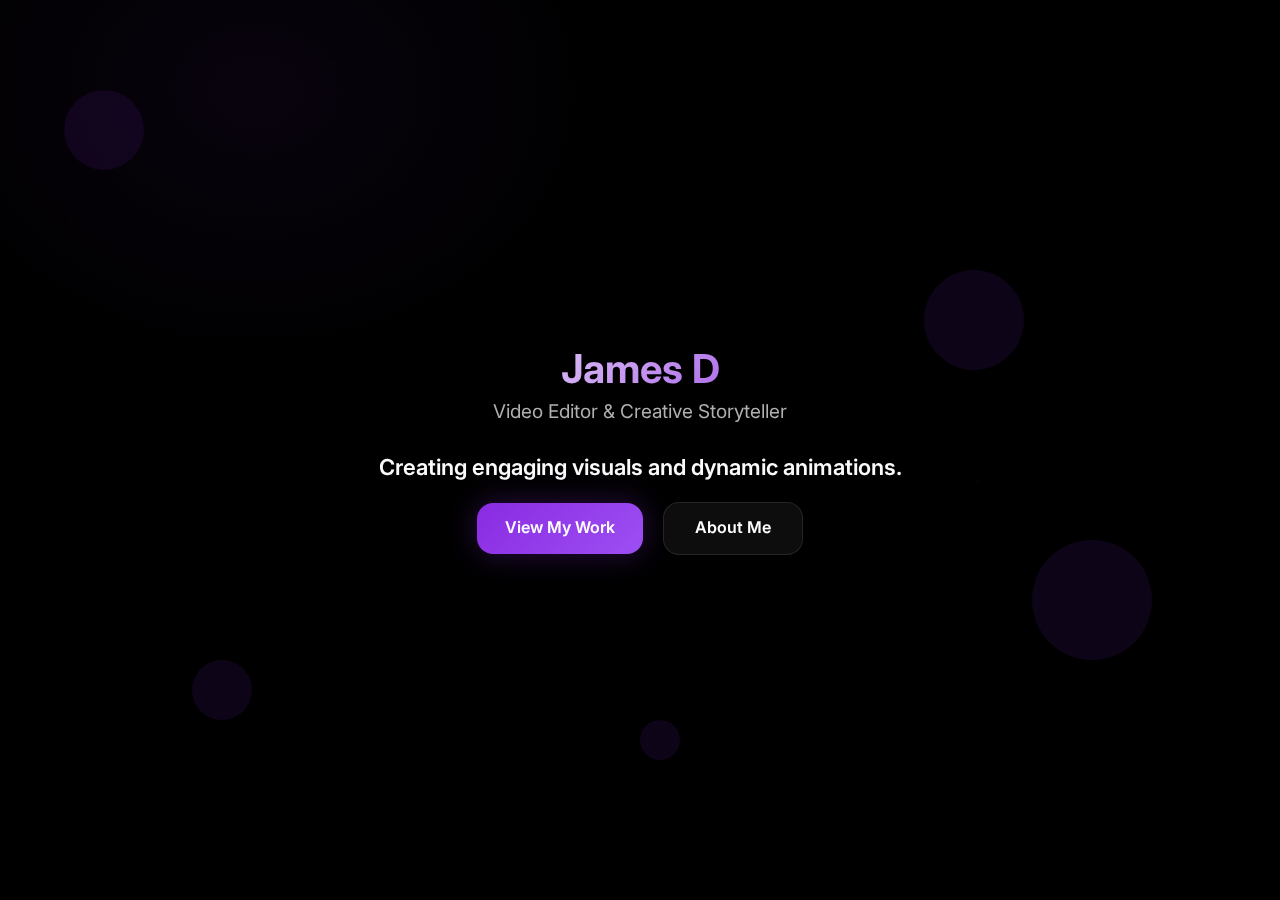
<file: index.html>
<!DOCTYPE html>
<html lang="en">
<head>
    <meta charset="UTF-8">
    <meta name="viewport" content="width=device-width, initial-scale=1.0">
    <title>My Portfolio</title>
    <link rel="icon" type="image/gif" href="assets/images/portfolio icon.gif">
    <link rel="stylesheet" href="styles.css">
    <link rel="preconnect" href="https://fonts.googleapis.com">
    <link rel="preconnect" href="https://fonts.gstatic.com" crossorigin>
    <link href="https://fonts.googleapis.com/css2?family=Inter:wght@300;400;500;600;700&display=swap" rel="stylesheet">
</head>
<body>
    <!-- Preloader -->
    <div id="preloader" aria-hidden="true">
        <div class="preloader-ring"></div>
    </div>

    <!-- Scroll Progress Indicator -->
    <div class="scroll-progress" id="scrollProgress"></div>
    
    <!-- Navigation -->
    <nav class="navbar" id="navbar">
        <div class="container">
            <div class="nav-brand">Portfolio</div>
            <ul class="nav-menu" id="navMenu">
                <li><a href="#hero" class="nav-link">Home</a></li>
                <li><a href="#about" class="nav-link">About</a></li>
                <li><a href="#skills" class="nav-link">Skills</a></li>
                <li><a href="#projects" class="nav-link">Projects</a></li>
                <li><a href="#teams" class="nav-link">Teams</a></li>
            </ul>
            <button class="theme-toggle" id="themeToggle">
                <span class="sun-icon">☀️</span>
                <span class="moon-icon">🌙</span>
            </button>
            <div class="hamburger" id="hamburger">
                <span></span>
                <span></span>
                <span></span>
            </div>
        </div>
    </nav>

    <!-- HERO SECTION -->
    <section id="hero" class="hero-section" data-parallax data-speed="0.3">
        <div class="hero-background" data-parallax data-speed="0.1">
            <div class="hero-gradient"></div>
            <div class="hero-particles">
                <div class="particle" data-speed="0.8"></div>
                <div class="particle" data-speed="1.2"></div>
                <div class="particle" data-speed="0.6"></div>
                <div class="particle" data-speed="1.0"></div>
                <div class="particle" data-speed="0.9"></div>
            </div>
        </div>
        
        <div class="hero-content">
            <div class="hero-text" data-anim="fade-slide-up">
                <h1 class="hero-title">James Dikitanan – Video Editor</h1>
                    <p class="hero-subtitle">Video Editor & Creative Storyteller</p>
                    <!-- Masked tagline for Soleil Noir inspired reveal -->
                    <div class="hero-tagline-wrap" aria-hidden="true">
                        <h2 class="hero-tagline">Creating engaging visuals and dynamic animations.</h2>
                    </div>
                <div class="hero-buttons">
                    <a href="#projects" class="cta-button primary">View My Work</a>
                    <a href="#about" class="cta-button secondary">About Me</a>
                </div>
            </div>
        </div>
    </section>
    <!-- ME SECTION removed -->
    <!-- ABOUT SECTION -->
    <section id="about" class="about-section" data-parallax data-speed="0.2">
        <div class="about-background" data-parallax data-speed="0.08">
            <div class="about-shapes">
                <div class="shape shape-1" data-speed="0.4"></div>
                <div class="shape shape-2" data-speed="0.6"></div>
                <div class="shape shape-3" data-speed="0.3"></div>
            </div>
        </div>
        
        <div class="container">
            <div class="about-content">
                <div class="about-image-container" data-anim="fade-right">
                    <img src="assets/images/pfp 2.png" alt="About James" class="about-image" data-parallax data-speed="0.25">
                    <div class="about-image-frame"></div>
                </div>
                
                <div class="about-text-container" data-anim="fade-left">
                    <h2 class="section-title">About Me</h2>
                    <p class="about-description">
                        Welcome to my portfolio! I’m James Dikitanan, a dedicated video editor bringing stories to life through compelling cuts and visuals. Scroll down to see my work and creative journey.
                    </p>
                    <div class="about-stats">
                        <div class="stat-item" data-counter="13">
                            <h3 class="stat-number">0</h3>
                            <p class="stat-label">Years Experience</p>
                        </div>
                        <div class="stat-item" data-counter="20+">
                            <h3 class="stat-number">0</h3>
                            <p class="stat-label">Projects Completed</p>
                        </div>
                    </div>
                </div>
            </div>
        </div>
    </section>

    <!-- PROJECTS SECTION -->
    <section id="projects" class="projects-section" data-parallax data-speed="0.12">
        <div class="container">
            <h2 class="section-title" data-anim="fade-up">Featured Projects</h2>
            
            <div class="projects-grid" id="projectsGrid">
                <!-- Projects will be dynamically loaded here -->
            </div>
        </div>
    </section>

    <!-- TEAMS SECTION -->
    <section id="teams" class="teams-section" data-parallax data-speed="0.08">
        <div class="container">
            <h2 class="section-title" data-anim="fade-up">Teams I've Worked With</h2>
            
            <div class="teams-grid" id="teamsGrid">
                <!-- Teams will be dynamically loaded here using the unified project/team card system -->
            </div>
        </div>
    </section>

  <!-- SKILLS SECTION -->
    <section id="skills" class="skills-section" data-parallax data-speed="0.15">
        <div class="container">
            <h2 class="section-title" data-anim="fade-up">Skills & Expertise</h2>
            
            <div class="skills-grid">
                <div class="skill-card" data-anim="zoom-in" data-delay="0">
                    <div class="skill-icon" data-parallax data-speed="0.3"><img src="assets/images/pr logo.png" alt="Premiere Pro" class="skill-icon-img"></div>
                    <h3 class="skill-name">Adobe Premiere Pro</h3>
                    
                    <p class="skill-description">8 years of professional editing experience</p>
                </div>
                
                <div class="skill-card" data-anim="zoom-in" data-delay="1">
                    <div class="skill-icon" data-parallax data-speed="0.4"><img src="assets/images/ae logo.png" alt="After Effects" class="skill-icon-img"></div>
                    <h3 class="skill-name">After Effects</h3>
                    
                    <p class="skill-description">4 months of dedicated learning and practice</p>
                </div>

                <div class="skill-card" data-anim="zoom-in" data-delay="1">
                    <div class="skill-icon" data-parallax data-speed="0.4"><img src="assets/images/capcut logo.png" alt="After Effects" class="skill-icon-img"></div>
                    <h3 class="skill-name">Capcut</h3>
                    
                    <p class="skill-description">Built and grew a TikTok to 350k followers using CapCut as the primary editing tool.</p>
                </div>
                
                
                <div class="skill-card" data-anim="zoom-in" data-delay="10">
                    <div class="skill-icon" data-parallax data-speed="0.5">📖</div>
                    <h3 class="skill-name">Storytelling</h3>
                    
                    <p class="skill-description">Strong narrative sequencing and pacing skills</p>
                </div>
                
                <div class="skill-card" data-anim="zoom-in" data-delay="300">
                    <div class="skill-icon" data-parallax data-speed="0.6">🎨</div>
                    <h3 class="skill-name">UI/UX Design</h3>
                    
                    <p class="skill-description">Currently learning design principles and tools</p>
                </div>
            </div>
        </div>
    </section>

    <!-- SOCIAL SECTION removed -->


    <!-- FOOTER -->
    <footer class="footer">
        <div class="container">
            <div class="footer-content">
                <div class="footer-section">
                    <h3 class="footer-title">James Dikitanan</h3>
                    <p class="footer-description">Video Editor</p>
                </div>
                
                <div class="footer-section">
                    <h4 class="footer-heading">Quick Links</h4>
                    <ul class="footer-links">
                        <li><a href="#hero">Home</a></li>
                        <li><a href="#about">About</a></li>
                        <li><a href="#projects">Projects</a></li>
                        <li><a href="#contact">Contact</a></li>
                    </ul>
                </div>
                
                <div class="footer-section">
                    <h4 class="footer-heading">Connect</h4>
                    <div class="footer-social">
                        <a href="https://www.instagram.com/james_stephs" target="_blank" rel="noopener" aria-label="Instagram">
                            <svg viewBox="0 0 24 24" aria-hidden="true" focusable="false">
                                <rect x="2" y="2" width="20" height="20" rx="5" ry="5" stroke="currentColor" stroke-width="2" fill="none"/>
                                <circle cx="12" cy="12" r="4" stroke="currentColor" stroke-width="2" fill="none"/>
                                <circle cx="17.5" cy="6.5" r="1.5" fill="currentColor"/>
                            </svg>
                        </a>
                        <a href="https://github.com/jamesdikitanan0607" target="_blank" rel="noopener" aria-label="GitHub">
                            <svg viewBox="0 0 24 24" aria-hidden="true" focusable="false">
                                <path fill="currentColor" d="M12 2C6.48 2 2 6.58 2 12.26c0 4.52 2.87 8.35 6.84 9.7.5.09.68-.22.68-.49 0-.24-.01-.87-.01-1.71-2.78.62-3.37-1.37-3.37-1.37-.45-1.18-1.1-1.49-1.1-1.49-.9-.63.07-.62.07-.62 1 .07 1.53 1.06 1.53 1.06.89 1.57 2.34 1.12 2.91.86.09-.66.35-1.12.64-1.38-2.22-.26-4.56-1.14-4.56-5.08 0-1.12.39-2.03 1.03-2.75-.1-.26-.45-1.31.1-2.73 0 0 .85-.28 2.79 1.05.81-.23 1.68-.35 2.55-.35s1.74.12 2.55.35c1.94-1.33 2.79-1.05 2.79-1.05.55 1.42.2 2.47.1 2.73.64.72 1.03 1.63 1.03 2.75 0 3.95-2.34 4.81-4.57 5.07.36.32.68.95.68 1.92 0 1.39-.01 2.5-.01 2.84 0 .27.18.59.69.49A10.04 10.04 0 0 0 22 12.26C22 6.58 17.52 2 12 2Z"/>
                            </svg>
                        </a>
                    </div>
                </div>
            </div>
            
            <div class="footer-bottom">
                <p>&copy; James Dikitanan. All rights reserved.</p>
            </div>
        </div>
    </footer>

    <!-- Video Modal -->
    <div class="video-modal" id="videoModal">
        <div class="modal-overlay" id="modalOverlay"></div>
        <div class="modal-content">
            <button class="modal-close" id="modalClose">×</button>
            <div class="modal-body">
                <h3 class="modal-title" id="modalTitle"></h3>
                <div class="modal-video-container">
                    <video id="modalVideo" controls></video>
                </div>
                <p class="modal-description" id="modalDescription"></p>
            </div>
        </div>
    </div>

    <script src="script.js"></script>
</body>
</html>
</file>
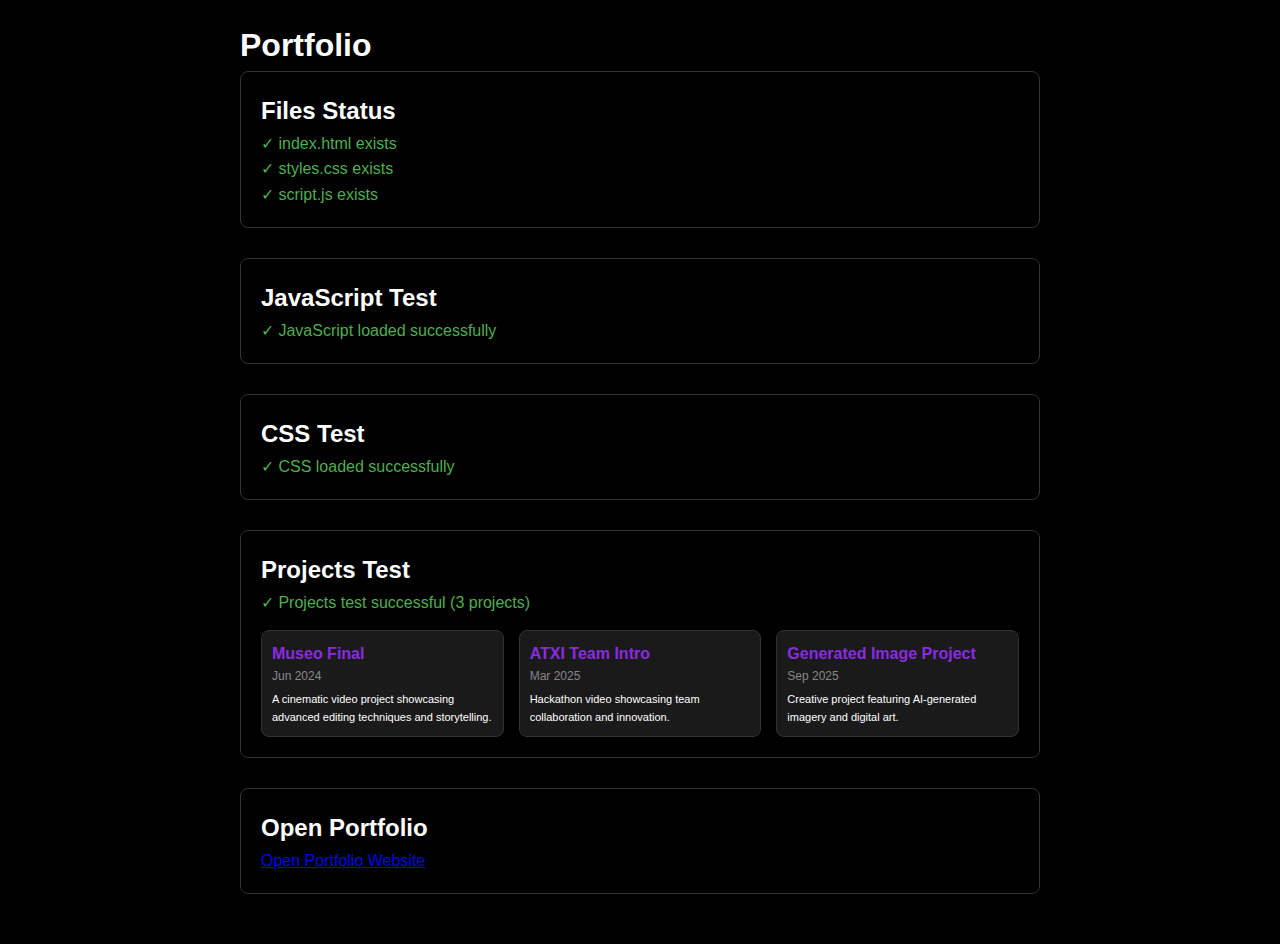
<file: test.html>
<!DOCTYPE html>
<html lang="en">
<head>
    <meta charset="UTF-8">
    <meta name="viewport" content="width=device-width, initial-scale=1.0">
    <title>Portfolio Test</title>
    <style>
        body {
            font-family: Arial, sans-serif;
            margin: 0;
            padding: 20px;
            background: #000;
            color: #fff;
        }
        .test-container {
            max-width: 800px;
            margin: 0 auto;
        }
        .test-section {
            margin-bottom: 30px;
            padding: 20px;
            border: 1px solid #333;
            border-radius: 8px;
        }
        .success {
            color: #4CAF50;
        }
        .error {
            color: #f44336;
        }
        .info {
            color: #2196F3;
        }
    </style>
</head>
<body>
    <div class="test-container">
        <h1>Portfolio</h1>
        
        <div class="test-section">
            <h2>Files Status</h2>
            <p id="files-status">Checking files...</p>
        </div>
        
        <div class="test-section">
            <h2>JavaScript Test</h2>
            <p id="js-test">Testing JavaScript...</p>
        </div>
        
        <div class="test-section">
            <h2>CSS Test</h2>
            <p id="css-test">Testing CSS...</p>
        </div>
        
        <div class="test-section">
            <h2>Projects Test</h2>
            <p id="projects-test">Testing Projects...</p>
            <div id="test-projects-grid" style="display: grid; grid-template-columns: repeat(auto-fit, minmax(200px, 1fr)); gap: 15px; margin-top: 15px;"></div>
        </div>
        
        <div class="test-section">
            <h2>Open Portfolio</h2>
            <p><a href="index.html" target="_blank">Open Portfolio Website</a></p>
        </div>
    </div>

    <script>
        // Test if files exist
        function testFiles() {
            const files = ['index.html', 'styles.css', 'script.js'];
            const results = [];
            
            files.forEach(file => {
                try {
                    const xhr = new XMLHttpRequest();
                    xhr.open('HEAD', file, false);
                    xhr.send();
                    if (xhr.status === 200) {
                        results.push(`<span class="success">✓ ${file} exists</span>`);
                    } else {
                        results.push(`<span class="error">✗ ${file} missing</span>`);
                    }
                } catch (e) {
                    results.push(`<span class="error">✗ ${file} error: ${e.message}</span>`);
                }
            });
            
            document.getElementById('files-status').innerHTML = results.join('<br>');
        }
        
        // Test JavaScript
        function testJavaScript() {
            try {
                // Test if main script loads
                const script = document.createElement('script');
                script.src = 'script.js';
                script.onload = function() {
                    document.getElementById('js-test').innerHTML = '<span class="success">✓ JavaScript loaded successfully</span>';
                };
                script.onerror = function() {
                    document.getElementById('js-test').innerHTML = '<span class="error">✗ JavaScript failed to load</span>';
                };
                document.head.appendChild(script);
            } catch (e) {
                document.getElementById('js-test').innerHTML = `<span class="error">✗ JavaScript error: ${e.message}</span>`;
            }
        }
        
        // Test CSS
        function testCSS() {
            try {
                const link = document.createElement('link');
                link.rel = 'stylesheet';
                link.href = 'styles.css';
                link.onload = function() {
                    document.getElementById('css-test').innerHTML = '<span class="success">✓ CSS loaded successfully</span>';
                };
                link.onerror = function() {
                    document.getElementById('css-test').innerHTML = '<span class="error">✗ CSS failed to load</span>';
                };
                document.head.appendChild(link);
            } catch (e) {
                document.getElementById('css-test').innerHTML = `<span class="error">✗ CSS error: ${e.message}</span>`;
            }
        }
        
        // Test Projects
        function testProjects() {
            try {
                const testProjects = [
                    {
                        title: 'Museo Final',
                        date: 'Jun 2024',
                        image: 'assets/images/Museo Final.mp4',
                        thumbnail: 'assets/images/museo cover.png',
                        description: 'A cinematic video project showcasing advanced editing techniques and storytelling.'
                    },
                    {
                        title: 'ATXI Team Intro',
                        date: 'Mar 2025',
                        image: 'assets/images/videos/hackathon v2.mp4',
                        thumbnail: 'assets/images/logo atxi.jpg',
                        description: 'Hackathon video showcasing team collaboration and innovation.'
                    },
                    {
                        title: 'Generated Image Project',
                        date: 'Sep 2025',
                        image: 'assets/images/Generated Image September 26, 2025 - 12_46AM.png',
                        thumbnail: 'assets/images/Generated Image September 26, 2025 - 12_46AM.png',
                        description: 'Creative project featuring AI-generated imagery and digital art.'
                    }
                ];
                
                const testGrid = document.getElementById('test-projects-grid');
                testGrid.innerHTML = '';
                
                testProjects.forEach((project, index) => {
                    const projectCard = document.createElement('div');
                    projectCard.style.cssText = 'border: 1px solid #333; border-radius: 8px; padding: 10px; background: rgba(255,255,255,0.1);';
                    projectCard.innerHTML = `
                        <div style="font-weight: bold; color: var(--violet, #8A2BE2);">${project.title}</div>
                        <div style="font-size: 12px; color: #888;">${project.date}</div>
                        <div style="font-size: 11px; margin-top: 5px;">${project.description}</div>
                    `;
                    testGrid.appendChild(projectCard);
                });
                
                document.getElementById('projects-test').innerHTML = `<span class="success">✓ Projects test successful (${testProjects.length} projects)</span>`;
            } catch (e) {
                document.getElementById('projects-test').innerHTML = `<span class="error">✗ Projects test error: ${e.message}</span>`;
            }
        }
        
        // Run tests when page loads
        window.addEventListener('load', function() {
            testFiles();
            testJavaScript();
            testCSS();
            testProjects();
        });
    </script>
</body>
</html>
</file>
<file: styles.css>
/* CSS Variables & Theme Setup */
:root {
    /* Colors */
    --bg-primary: #000000;
    --bg-secondary: #000000;
    --bg-tertiary: #000000;
    --bg-glass: rgba(255, 255, 255, 0.03);
    --text-primary: #ffffff;
    --text-secondary: #b0b0b0;
    --text-muted: #808080;
    --accent: #8A2BE2;
    --accent-light: #9d4ff3;
    --accent-dark: #6b1fcc;
    --accent-glow: rgba(138, 43, 226, 0.3);
    
    /* Glass Effects */
    --glass-bg: rgba(255, 255, 255, 0.05);
    --glass-border: rgba(255, 255, 255, 0.1);
    --glass-shadow: 0 8px 32px rgba(0, 0, 0, 0.3);
    --glass-blur: blur(20px);
    
    /* Shadows */
    --shadow-sm: 0 4px 12px rgba(0, 0, 0, 0.1);
    --shadow-md: 0 8px 24px rgba(0, 0, 0, 0.15);
    --shadow-lg: 0 16px 48px rgba(0, 0, 0, 0.2);
    --shadow-glow: 0 0 30px rgba(138, 43, 226, 0.3);
    
    /* Transitions */
    --transition-fast: all 0.18s cubic-bezier(0.4, 0, 0.2, 1);
    --transition-smooth: all 0.28s cubic-bezier(0.22, 0.12, 0.05, 1);
    --transition-bounce: all 0.45s cubic-bezier(0.68, -0.55, 0.265, 1.55);
    
    /* Typography */
    --font-primary: 'Inter', sans-serif;
    --font-size-xs: 0.85rem;
    --font-size-sm: 0.98rem;
    --font-size-base: 1.0625rem; /* 17px */
    --font-size-lg: 1.1875rem; /* 19px */
    --font-size-xl: 1.375rem; /* 22px */
    --font-size-2xl: 1.75rem; /* 28px */
    --font-size-3xl: 2.5rem; /* 40px */
    --font-size-4xl: 3.2rem; /* 51px */

    /* Spacing */
    --spacing-xs: 0.4rem;
    --spacing-sm: 0.8rem;
    --spacing-md: 1.25rem;
    --spacing-lg: 1.75rem;
    --spacing-xl: 2.5rem;
    --spacing-2xl: 3.5rem;

    /* Border Radius */
    --radius-sm: 8px;
    --radius-md: 12px;
    --radius-lg: 16px;
    --radius-xl: 24px;
    --radius-full: 50%;
}

/* Collaboration Section */
.collab-section {
    padding: var(--spacing-2xl) 0;
    position: relative;
    background: var(--bg-secondary);
    overflow: hidden;
}

.collab-card {
    border-radius: var(--radius-xl);
    padding: var(--spacing-xl);
    border: 1px solid var(--glass-border);
    box-shadow: var(--shadow-md);
}

.collab-content {
    display: flex;
    align-items: center;
    justify-content: space-between;
    gap: var(--spacing-xl);
    flex-wrap: wrap;
}

.collab-team {
    font-size: var(--font-size-xl);
    font-weight: 600;
    color: var(--text-primary);
}

.collab-team span { color: var(--accent); }

.collab-website a {
    color: var(--accent);
    text-decoration: none;
    border-bottom: 1px dashed var(--accent);
    transition: var(--transition-smooth);
}

.collab-website a:hover {
    color: var(--accent-light);
    border-bottom-color: var(--accent-light);
}

.collab-note p { color: var(--text-secondary); }

@media (max-width: 768px) {
    .collab-content {
        flex-direction: column;
        align-items: flex-start;
    }
}

/* Light Theme */
[data-theme="light"] {
    --bg-primary: #f8f9fa;
    --bg-secondary: #ffffff;
    --bg-tertiary: #e9ecef;
    --bg-glass: rgba(0, 0, 0, 0.03);
    --text-primary: #212529;
    --text-secondary: #6c757d;
    --text-muted: #adb5bd;
    --glass-bg: rgba(0, 0, 0, 0.05);
    --glass-border: rgba(0, 0, 0, 0.1);
    --glass-shadow: 0 8px 32px rgba(0, 0, 0, 0.1);
}

/* Global Reset & Base Styles */
* {
    margin: 0;
    padding: 0;
    box-sizing: border-box;
}

html {
    scroll-behavior: smooth;
    font-size: 16px;
    overflow-x: hidden;
}

body {
    font-family: var(--font-primary);
    /* Base page background: solid to let section-level backgrounds show through */
    background: var(--bg-primary);
    color: var(--text-primary);
    line-height: 1.6;
    overflow-x: hidden;
    transition: var(--transition-smooth);
}

/* Scroll Progress Indicator */
.scroll-progress {
    position: fixed;
    top: 0;
    left: 0;
    width: 0%;
    height: 3px;
    background: linear-gradient(90deg, var(--accent) 0%, var(--accent-light) 100%);
    z-index: 9999;
    transition: width 0.1s ease;
    box-shadow: 0 0 10px var(--accent-glow);
}

/* Container */
.container {
    max-width: 1200px;
    margin: 0 auto;
    padding: 0 var(--spacing-lg);
}

/* Glass Effect Base */
.glass {
    background: var(--glass-bg);
    backdrop-filter: var(--glass-blur);
    -webkit-backdrop-filter: var(--glass-blur);
    border: 1px solid var(--glass-border);
    box-shadow: var(--glass-shadow);
}

/* Navigation */
.navbar {
    position: fixed;
    top: 0;
    left: 0;
    right: 0;
    z-index: 1000;
    background: var(--glass-bg);
    backdrop-filter: var(--glass-blur);
    -webkit-backdrop-filter: var(--glass-blur);
    border-bottom: 1px solid var(--glass-border);
    transition: var(--transition-smooth);
    transform: translateY(0);
}

.navbar.hidden {
    transform: translateY(-100%);
}

.navbar .container {
    display: flex;
    justify-content: space-between;
    align-items: center;
    padding: var(--spacing-md) var(--spacing-lg);
}

.nav-brand {
    font-size: var(--font-size-xl);
    font-weight: 700;
    color: var(--accent);
    text-shadow: 0 0 20px var(--accent-glow);
    text-decoration: none;
}

.nav-menu {
    display: flex;
    list-style: none;
    gap: var(--spacing-lg);
    align-items: center;
}

.nav-link {
    color: var(--text-primary);
    text-decoration: none;
    font-weight: 500;
    transition: var(--transition-smooth);
    position: relative;
    padding: var(--spacing-xs) 0;
}

.nav-link::after {
    content: '';
    position: absolute;
    bottom: 0;
    left: 0;
    width: 0;
    height: 2px;
    background: linear-gradient(90deg, var(--accent) 0%, var(--accent-light) 100%);
    transition: width 0.3s ease;
}

.nav-link:hover::after {
    width: 100%;
}

.nav-link:hover {
    color: var(--accent);
}

/* Theme Toggle */
.theme-toggle {
    background: var(--glass-bg);
    border: 1px solid var(--glass-border);
    border-radius: var(--radius-full);
    cursor: pointer;
    padding: var(--spacing-xs);
    transition: var(--transition-smooth);
    display: flex;
    align-items: center;
    justify-content: center;
    width: 40px;
    height: 40px;
}

.theme-toggle:hover {
    background: var(--accent);
    border-color: var(--accent);
    transform: scale(1.1);
    box-shadow: var(--shadow-glow);
}

.sun-icon, .moon-icon {
    font-size: var(--font-size-lg);
    transition: var(--transition-smooth);
}

[data-theme="light"] .sun-icon {
    display: none;
}

[data-theme="light"] .moon-icon {
    display: block;
}

[data-theme="dark"] .sun-icon {
    display: block;
}

[data-theme="dark"] .moon-icon {
    display: none;
}

/* Hamburger Menu */
.hamburger {
    display: none;
    flex-direction: column;
    cursor: pointer;
    gap: 4px;
}

.hamburger span {
    width: 25px;
    height: 3px;
    background: var(--text-primary);
    transition: var(--transition-smooth);
    border-radius: 2px;
}

.hamburger.active span:nth-child(1) {
    transform: rotate(45deg) translate(5px, 5px);
}

.hamburger.active span:nth-child(2) {
    opacity: 0;
}

.hamburger.active span:nth-child(3) {
    transform: rotate(-45deg) translate(7px, -6px);
}

/* Hero Section */
.hero-section {
    /* Make hero section span full viewport so decorative background covers the entire section */
    min-height: 100vh;
    display: flex;
    align-items: center;
    justify-content: center;
    position: relative;
    overflow: hidden;
}

/* --- Micro-interactions: Soleil Noir inspired --- */

/* Preloader */
#preloader {
    position: fixed;
    inset: 0;
    display: flex;
    align-items: center;
    justify-content: center;
    background: #050405;
    z-index: 20000;
}

.preloader-ring {
    width: 64px;
    height: 64px;
    border-radius: 50%;
    border: 3px solid rgba(255,255,255,0.06);
    border-top-color: rgba(255,255,255,0.14);
    animation: preloaderSpin 1s linear infinite;
    box-shadow: 0 0 30px rgba(0,0,0,0.6);
}

@keyframes preloaderSpin { to { transform: rotate(360deg); } }

/* Hero masked tagline */
.hero-tagline-wrap {
    margin-top: var(--spacing-md);
    overflow: hidden;
    max-width: 100%;
}

.hero-tagline {
    color: rgba(255,255,255,0.98);
    font-size: var(--font-size-xl);
    font-weight: 600;
    transform: translateY(12px);
    opacity: 0;
    transition: transform 0.9s cubic-bezier(0.22,0.12,0.05,1), opacity 0.9s ease;
    will-change: transform, opacity;
    /* remove mask to ensure sharp text rendering; reveal handled with transform/opacity */
    -webkit-mask-image: none !important;
    mask-image: none !important;
    text-shadow: 0 1px 0 rgba(0,0,0,0.35);
    -webkit-font-smoothing: antialiased;
    -moz-osx-font-smoothing: grayscale;
}

.hero-tagline.revealed {
    transform: translateY(0);
    opacity: 1;
}

/* Ambient particle dust (subtle) */
.ambient-dust {
    position: absolute;
    inset: 0;
    pointer-events: none;
    z-index: 3;
    mix-blend-mode: screen;
    opacity: 0.06;
}

/* Project hover overlay (gentle reveal) */
.project-thumbnail .hover-title {
    position: absolute;
    left: 0;
    right: 0;
    bottom: 12px;
    transform: translateY(10px);
    opacity: 0;
    padding: 0 var(--spacing-lg);
    color: white;
    font-weight: 600;
    transition: transform 0.45s cubic-bezier(0.22,0.12,0.05,1), opacity 0.45s ease;
    z-index: 5;
}

.project-card:hover .hover-title {
    transform: translateY(0);
    opacity: 1;
}

/* Subtle overlay tint on hover */
.project-thumbnail::before {
    content: '';
    position: absolute;
    inset: 0;
    background: linear-gradient(180deg, rgba(138,43,226,0.06), rgba(0,0,0,0.45));
    opacity: 0;
    transition: opacity 0.45s ease;
    z-index: 2;
}

.project-card:hover .project-thumbnail::before {
    opacity: 1;
}

/* Custom cursor */
#customCursor {
    position: fixed;
    pointer-events: none;
    width: 18px;
    height: 18px;
    border-radius: 50%;
    border: 2px solid rgba(255,255,255,0.12);
    transform: translate(-50%, -50%) scale(1);
    transition: transform 0.18s cubic-bezier(0.22,0.12,0.05,1), background 0.18s;
    z-index: 99999;
    mix-blend-mode: difference;
    backdrop-filter: blur(2px);
}

/* Cursor when hovering interactive elements */
.is-hovering-link #customCursor {
    transform: translate(-50%, -50%) scale(1.8);
    border-color: rgba(138,43,226,0.9);
    background: rgba(138,43,226,0.06);
}

/* Section entrance mask / overlay */
.section-mask-enter {
    position: absolute;
    inset: 0;
    background: linear-gradient(90deg, rgba(0,0,0,0.6), transparent);
    transform: translateX(-100%);
    transition: transform 0.9s cubic-bezier(0.22,0.12,0.05,1);
    z-index: 8;
}

.section.entered .section-mask-enter { transform: translateX(0%); }

/* Reduced motion preference */
@media (prefers-reduced-motion: reduce) {
    * { transition: none !important; animation: none !important; }
    #preloader { display: none !important; }
    #customCursor { display: none !important; }
}

/* Welcome-only hero initial state: show only hero until first scroll */
body.hero-only:not(.hero-expanded) {
    overflow: hidden;
}

body.hero-only .navbar,
body.hero-only .footer,
body.hero-only #about,
body.hero-only #projects,
body.hero-only #teams,
body.hero-only #skills,
body.hero-only #social {
    display: none;
}

/* ME SECTION removed */

.hero-background {
    position: absolute;
    top: 0;
    left: 0;
    right: 0;
    bottom: 0;
    z-index: 1;
}

.hero-gradient {
    /* removed decorative gradients to keep background uniform black */
    position: absolute;
    top: 0;
    left: 0;
    right: 0;
    bottom: 0;
    background: none;
}

@keyframes gradientShift {
    0%, 100% { opacity: 1; }
    50% { opacity: 0.7; }
}

.hero-particles {
    position: absolute;
    top: 0;
    left: 0;
    right: 0;
    bottom: 0;
    z-index: 2;
}

.particle {
    position: absolute;
    border-radius: var(--radius-full);
    background: var(--accent);
    opacity: 0.1;
    animation: particleFloat 15s ease-in-out infinite;
}

.particle:nth-child(1) {
    width: 80px;
    height: 80px;
    top: 10%;
    left: 5%;
    animation-delay: 0s;
}

.particle:nth-child(2) {
    width: 120px;
    height: 120px;
    top: 60%;
    right: 10%;
    animation-delay: 3s;
}

.particle:nth-child(3) {
    width: 60px;
    height: 60px;
    bottom: 20%;
    left: 15%;
    animation-delay: 6s;
}

.particle:nth-child(4) {
    width: 100px;
    height: 100px;
    top: 30%;
    right: 20%;
    animation-delay: 9s;
}

.particle:nth-child(5) {
    width: 40px;
    height: 40px;
    top: 80%;
    left: 50%;
    animation-delay: 12s;
}

@keyframes particleFloat {
    0%, 100% { 
        transform: translateY(0px) translateX(0px) rotate(0deg); 
        opacity: 0.1;
    }
    25% { 
        transform: translateY(-30px) translateX(20px) rotate(90deg); 
        opacity: 0.2;
    }
    50% { 
        transform: translateY(-60px) translateX(-20px) rotate(180deg); 
        opacity: 0.15;
    }
    75% { 
        transform: translateY(-30px) translateX(30px) rotate(270deg); 
        opacity: 0.25;
    }
}

.hero-content {
    position: relative;
    z-index: 10;
    display: flex;
    align-items: center;
    justify-content: center;
    gap: var(--spacing-2xl);
    max-width: 1200px;
    width: 100%;
    padding: var(--spacing-xl);
    /* let section control height/background; content adapts */
    height: auto;
    text-align: center;
}

/* Apply the decorative hero-like radial gradient to main site sections so it covers whole sections (except footer) */
.hero-section,
.about-section,
.projects-section,
.teams-section,
.skills-section {
    background: radial-gradient(ellipse at 20% 10%, rgba(138,43,226,0.06) 0%, rgba(0,0,0,0.0) 25%), var(--bg-primary);
}

.hero-image-container {
    position: relative;
    flex-shrink: 0;
}

.hero-image {
    width: 220px;
    height: 220px;
    border-radius: var(--radius-xl);
    object-fit: cover;
    box-shadow: var(--shadow-lg);
    border: 3px solid var(--accent);
    transition: var(--transition-smooth);
}

.hero-image-glow {
    position: absolute;
    top: -10px;
    left: -10px;
    right: -10px;
    bottom: -10px;
    background: linear-gradient(45deg, var(--accent), var(--accent-light));
    border-radius: var(--radius-xl);
    z-index: -1;
    opacity: 0.3;
    filter: blur(20px);
    animation: glowPulse 3s ease-in-out infinite;
}

@keyframes glowPulse {
    0%, 100% { opacity: 0.3; transform: scale(1); }
    50% { opacity: 0.6; transform: scale(1.05); }
}

.hero-text {
    text-align: center;
    max-width: 900px;
}

.hero-title {
    font-size: var(--font-size-3xl);
    font-weight: 700;
    /* tighten gap to subtitle for stronger grouping */
    margin-bottom: calc(var(--spacing-xs) + 0.1rem);
    background: linear-gradient(135deg, var(--text-primary) 0%, var(--accent) 100%);
    -webkit-background-clip: text;
    -webkit-text-fill-color: transparent;
    background-clip: text;
    line-height: 1.2;
}

.hero-subtitle {
    font-size: var(--font-size-lg);
    color: var(--text-secondary);
    /* leave a bit more space before the buttons for separation */
    margin-bottom: calc(var(--spacing-md) + 0.4rem);
    line-height: 1.2;
}

.hero-buttons {
    display: flex;
    align-items: center;
    justify-content: center;
    gap: var(--spacing-md);
    margin-top: 1rem;
    flex-wrap: wrap;
}

.cta-button {
    padding: var(--spacing-sm) var(--spacing-lg);
    border-radius: var(--radius-lg);
    text-decoration: none;
    font-weight: 600;
    transition: var(--transition-smooth);
    display: inline-flex;
    align-items: center;
    justify-content: center;
    min-width: 140px;
    position: relative;
    overflow: hidden;
}

.cta-button::before {
    content: '';
    position: absolute;
    top: 0;
    left: -100%;
    width: 100%;
    height: 100%;
    background: linear-gradient(90deg, transparent, rgba(255, 255, 255, 0.2), transparent);
    transition: left 0.5s;
}

.cta-button:hover::before {
    left: 100%;
}

.cta-button.primary {
    background: linear-gradient(135deg, var(--accent) 0%, var(--accent-light) 100%);
    color: white;
    border: none;
    box-shadow: var(--shadow-glow);
}

.cta-button.primary:hover {
    transform: translateY(-2px);
    box-shadow: 0 8px 25px rgba(138, 43, 226, 0.4);
}

.cta-button.secondary {
    background: var(--glass-bg);
    color: var(--text-primary);
    border: 1px solid var(--glass-border);
    backdrop-filter: var(--glass-blur);
    -webkit-backdrop-filter: var(--glass-blur);
}

.cta-button.secondary:hover {
    background: var(--accent);
    color: white;
    border-color: var(--accent);
    transform: translateY(-2px);
}


.scroll-arrow::after {
    content: '';
    position: absolute;
    top: 50%;
    left: 50%;
    transform: translate(-50%, -50%);
    width: 8px;
    height: 8px;
    border-radius: 0 0 4px 4px;
    border: 2px solid var(--accent);
    border-top: none;
}

.hero-scroll-indicator span {
    font-size: var(--font-size-xs);
    color: var(--text-secondary);
    text-transform: uppercase;
    letter-spacing: 1px;
}

@keyframes bounce {
    0%, 20%, 50%, 80%, 100% { transform: translateY(0); }
    40% { transform: translateY(-10px); }
    60% { transform: translateY(-5px); }
}

/* About Section */
.about-section {
    padding: var(--spacing-md) 0; /* compact */
    position: relative;
    background: var(--bg-secondary);
    overflow: hidden;
}

.about-background {
    position: absolute;
    top: 0;
    left: 0;
    right: 0;
    bottom: 0;
    z-index: 1;
}

.about-shapes {
    position: absolute;
    top: 0;
    left: 0;
    right: 0;
    bottom: 0;
    z-index: 2;
    pointer-events: none;
}

.shape {
    position: absolute;
    background: var(--accent);
    opacity: 0.05;
    border-radius: var(--radius-full);
}

.shape-1 {
    width: 200px;
    height: 200px;
    top: 10%;
    left: 5%;
    animation: shapeFloat1 20s ease-in-out infinite;
}

.shape-2 {
    width: 150px;
    height: 150px;
    top: 60%;
    right: 10%;
    animation: shapeFloat2 25s ease-in-out infinite;
}

.shape-3 {
    width: 100px;
    height: 100px;
    bottom: 20%;
    left: 15%;
    animation: shapeFloat3 18s ease-in-out infinite;
}

@keyframes shapeFloat1 {
    0%, 100% { transform: translateY(0px) rotate(0deg); }
    50% { transform: translateY(-50px) rotate(180deg); }
}

@keyframes shapeFloat2 {
    0%, 100% { transform: translateX(0px) rotate(0deg); }
    50% { transform: translateX(30px) rotate(-180deg); }
}

@keyframes shapeFloat3 {
    0%, 100% { transform: translateY(0px) translateX(0px) rotate(0deg); }
    33% { transform: translateY(-30px) translateX(20px) rotate(120deg); }
    66% { transform: translateY(20px) translateX(-20px) rotate(240deg); }
}

.about-content {
    position: relative;
    z-index: 10;
    display: grid;
    grid-template-columns: 1fr 1fr;
    gap: var(--spacing-2xl);
    align-items: center;
}

.about-image-container {
    position: relative;
    text-align: center;
}

.about-image {
    width: 100%;
    max-width: 400px;
    height: auto;
    border-radius: var(--radius-xl);
    box-shadow: var(--shadow-lg);
    transition: var(--transition-smooth);
}

/* Scroll entrance animation for profile image (IntersectionObserver will add .animate to parent or element) */
.about-image {
    transform: translateY(16px) scale(0.995);
    opacity: 0;
}

.about-image.animate,
.about-image-container.animate .about-image {
    transform: translateY(0) scale(1);
    opacity: 1;
    transition: transform 700ms cubic-bezier(0.22,0.12,0.05,1), opacity 700ms ease;
}

.about-image-frame {
    /* remove decorative violet box by making frame subtle and behind the image */
    position: absolute;
    top: -6px;
    left: -6px;
    right: -6px;
    bottom: -6px;
    border-radius: var(--radius-xl);
    z-index: -1;
    opacity: 0.06; /* very subtle */
    background: linear-gradient(180deg, rgba(138,43,226,0.04), transparent);
    filter: blur(6px);
}

@keyframes frameGlow {
    0%, 100% { opacity: 0.3; border-color: var(--accent); }
    50% { opacity: 0.6; border-color: var(--accent-light); }
}

.about-text-container {
    padding: var(--spacing-lg);
}

.section-title {
    font-size: var(--font-size-3xl);
    font-weight: 700;
    margin-bottom: var(--spacing-lg);
    color: var(--text-primary);
    position: relative;
    display: inline-block;
}

.section-title::after {
    content: '';
    position: absolute;
    bottom: -8px;
    left: 0;
    width: 60px;
    height: 3px;
    background: linear-gradient(90deg, var(--accent) 0%, var(--accent-light) 100%);
    border-radius: 2px;
}

.about-description {
    font-size: var(--font-size-base);
    line-height: 1.8;
    color: var(--text-secondary);
    margin-bottom: var(--spacing-xl);
}

.about-stats {
    display: grid;
    grid-template-columns: repeat(3, 1fr);
    gap: var(--spacing-lg);
}

.stat-item {
    text-align: center;
    padding: var(--spacing-md);
    border-radius: var(--radius-lg);
    background: var(--glass-bg);
    backdrop-filter: var(--glass-blur);
    -webkit-backdrop-filter: var(--glass-blur);
    border: 1px solid var(--glass-border);
    transition: var(--transition-smooth);
}

.stat-item:hover {
    transform: translateY(-5px);
    box-shadow: var(--shadow-glow);
    border-color: var(--accent);
}

.stat-number {
    font-size: var(--font-size-2xl);
    font-weight: 700;
    color: var(--accent);
    margin-bottom: var(--spacing-xs);
    text-shadow: 0 0 10px var(--accent-glow);
}

.stat-label {
    font-size: var(--font-size-sm);
    color: var(--text-secondary);
    text-transform: uppercase;
    letter-spacing: 1px;
}

/* Skills Section */
.skills-section {
    padding: var(--spacing-md) 0; /* compact */
    position: relative;
    background: transparent; /* let body hero background show through */
    overflow: hidden;
}

.skills-grid {
    display: grid;
    /* make cards more compact: allow tighter min width so more fit per row */
    grid-template-columns: repeat(auto-fit, minmax(220px, 1fr));
    gap: calc(var(--spacing-md) + 6px);
    margin-top: calc(var(--spacing-md) + 4px);
}


.skill-card {
    background: var(--glass-bg);
    backdrop-filter: var(--glass-blur);
    -webkit-backdrop-filter: var(--glass-blur);
    border: 1px solid var(--glass-border);
    border-radius: var(--radius-lg);
    padding: calc(var(--spacing-md) - 4px) calc(var(--spacing-lg) - 6px);
    text-align: center;
    transition: var(--transition-smooth);
    position: relative;
    overflow: hidden;
    min-height: 96px; /* compact height */
}

/* Make team cards match skill card sizing and hover behavior */
.teams-grid {
    /* match skills-grid sizing for visual parity */
    display: grid;
    grid-template-columns: repeat(auto-fit, minmax(220px, 1fr));
    gap: calc(var(--spacing-md) + 6px);
    margin-top: calc(var(--spacing-md) + 4px);
}

.team-card {
    /* normalize padding/height to skill-card for consistent grid layout */
    padding: calc(var(--spacing-md) - 4px) calc(var(--spacing-lg) - 6px);
    min-height: 96px;
}

/* Make the team logo area behave like skill-icon */
.team-card .skill-icon {
    width: 100%;
    height: 86px;
    display: flex;
    align-items: center;
    justify-content: center;
    margin-bottom: calc(var(--spacing-sm));
}

.team-logo-image {
    width: 64px;
    height: 64px;
    object-fit: contain;
    border-radius: var(--radius-lg);
}

/* Apply identical hover lift & glow as skill-card */
.team-card:hover {
    transform: translateY(-8px);
    box-shadow: var(--shadow-glow);
    border-color: var(--accent);
}

/* If the team card is using .skill-card class already, ensure hover overlays match */
.team-card::before {
    content: '';
    position: absolute;
    top: 0;
    left: -100%;
    width: 100%;
    height: 100%;
    background: linear-gradient(90deg, transparent, rgba(138, 43, 226, 0.06), transparent);
    transition: left 0.5s;
}

.team-card:hover::before { left: 100%; }

.skill-card::before {
    content: '';
    position: absolute;
    top: 0;
    left: -100%;
    width: 100%;
    height: 100%;
    background: linear-gradient(90deg, transparent, rgba(138, 43, 226, 0.1), transparent);
    transition: left 0.5s;
}

.skill-card:hover::before {
    left: 100%;
}

.skill-card:hover {
    transform: translateY(-8px);
    box-shadow: var(--shadow-glow);
    border-color: var(--accent);
}

.skill-icon {
    display: flex;
    align-items: center;
    justify-content: center;
    width: 100%;
    height: 86px;
    margin-bottom: calc(var(--spacing-sm));
    animation: iconFloat 3s ease-in-out infinite;
    /* Ensure text/emoji icons scale to match image icons */
    font-size: 64px;
    line-height: 1;
}

.skill-icon-img {
    width: 64px;
    height: 64px;
    object-fit: contain;
    display: block;
}

@media (max-width: 480px) {
    .skill-icon-img {
        width: 48px;
        height: 48px;
    }
    .skills-grid { grid-template-columns: 1fr; gap: var(--spacing-md); }

    .skill-icon {
        font-size: 48px;
        height: 64px;
    }
}

/* Ensure images are centered in their containers */
.about-image,
.team-logo-image,
.skill-icon-img,
.project-thumbnail img,
.modal-video-container img {
    display: block;
    margin-left: auto;
    margin-right: auto;
    object-fit: cover;
    object-position: center center;
    max-width: 100%;
    height: auto;
}

/* If project thumbnails are set as background images, ensure centering */
.project-thumbnail {
    background-position: center center;
    background-size: cover;
}

/* Keep logo images contained and centered */
.team-logo-image {
    display: block;
    margin: 0 auto;
    object-fit: contain;
    max-width: 100%;
}

@keyframes iconFloat {
    0%, 100% { transform: translateY(0px); }
    50% { transform: translateY(-10px); }
}

.skill-name {
    font-size: var(--font-size-lg);
    font-weight: 600;
    margin-bottom: var(--spacing-md);
    color: var(--text-primary);
}

.skill-progress {
    margin-bottom: var(--spacing-md);
}

.progress-bar {
    height: 8px;
    background: var(--bg-tertiary);
    border-radius: var(--radius-full);
    overflow: hidden;
    position: relative;
}

.progress-bar::before {
    content: '';
    position: absolute;
    top: 0;
    left: 0;
    height: 100%;
    width: 0%;
    background: linear-gradient(90deg, var(--accent) 0%, var(--accent-light) 100%);
    border-radius: var(--radius-full);
    transition: width 2s ease;
    box-shadow: 0 0 10px var(--accent-glow);
}

.progress-bar.animate::before {
    width: var(--progress, 0%);
}

.progress-text {
    font-size: var(--font-size-sm);
    color: var(--accent);
    font-weight: 600;
    margin-top: var(--spacing-xs);
}

.skill-description {
    font-size: var(--font-size-sm);
    color: var(--text-secondary);
    line-height: 1.5;
}

/* Projects Section */
.projects-section {
    padding: var(--spacing-md) 0; /* compact */
    position: relative;
    background: transparent; /* let body hero background show through */
    overflow: hidden;
    height: 100%;
}

.projects-grid {
    display: grid;
    grid-template-columns: repeat(auto-fit, minmax(320px, 1fr));
    gap: var(--spacing-xl);
    margin-top: var(--spacing-xl);
}

/* Special 3 + 2 centered layout when there are exactly five projects (desktop) */
@media (min-width: 992px) {
    .projects-grid.grid-five {
        /* Create 6 equal tracks so 3 cards on row 1 each span 2 tracks,
           and 2 cards on row 2 can be centered by leaving track 1 and 6 empty */
        grid-template-columns: repeat(6, minmax(0, 1fr));
    }

    /* Row 1: 3 cards (each spans 2 tracks) */
    .projects-grid.grid-five .project-card:nth-child(1) { grid-column: 1 / span 2; }
    .projects-grid.grid-five .project-card:nth-child(2) { grid-column: 3 / span 2; }
    .projects-grid.grid-five .project-card:nth-child(3) { grid-column: 5 / span 2; }

    /* Row 2: 2 cards centered (leave track 1 and 6 empty) */
    .projects-grid.grid-five .project-card:nth-child(4) { grid-column: 2 / span 2; }
    .projects-grid.grid-five .project-card:nth-child(5) { grid-column: 4 / span 2; }
}

.project-card {
    background: var(--glass-bg);
    backdrop-filter: var(--glass-blur);
    -webkit-backdrop-filter: var(--glass-blur);
    border: 1px solid var(--glass-border);
    border-radius: var(--radius-xl);
    overflow: hidden;
    transition: var(--transition-smooth);
    cursor: pointer;
    position: relative;
}

.project-card::before {
    content: '';
    position: absolute;
    top: 0;
    left: 0;
    right: 0;
    bottom: 0;
    background: linear-gradient(135deg, transparent 0%, rgba(138, 43, 226, 0.1) 100%);
    opacity: 0;
    transition: opacity 0.3s ease;
    z-index: 1;
}

.project-card:hover::before {
    opacity: 1;
}

.project-card:hover {
    transform: translateY(-12px) scale(1.02);
    box-shadow: var(--shadow-glow);
    border-color: var(--accent);
}

.project-thumbnail {
    position: relative;
    height: 200px;
    overflow: hidden;
    background-size: cover;
    background-position: center;
    background-repeat: no-repeat;
}

.project-thumbnail::after {
    content: '';
    position: absolute;
    top: 0;
    left: 0;
    right: 0;
    bottom: 0;
    background: linear-gradient(to bottom, transparent 0%, rgba(0, 0, 0, 0.8) 100%);
    z-index: 1;
}

.project-play-icon {
    position: absolute;
    top: 50%;
    left: 50%;
    transform: translate(-50%, -50%);
    width: 60px;
    height: 60px;
    background: rgba(138, 43, 226, 0.9);
    border-radius: var(--radius-full);
    display: flex;
    align-items: center;
    justify-content: center;
    color: white;
    font-size: var(--font-size-xl);
    z-index: 2;
    transition: var(--transition-smooth);
    opacity: 0.8;
}

.project-card:hover .project-play-icon {
    transform: translate(-50%, -50%) scale(1.1);
    opacity: 1;
    box-shadow: var(--shadow-glow);
}

.project-content {
    padding: var(--spacing-lg);
    position: relative;
    z-index: 2;
}

.project-title {
    font-size: var(--font-size-lg);
    font-weight: 600;
    margin-bottom: var(--spacing-xs);
    color: var(--text-primary);
    transition: var(--transition-smooth);
}

.project-card:hover .project-title {
    color: var(--accent);
}

.project-description {
    font-size: var(--font-size-sm);
    color: var(--text-secondary);
    line-height: 1.5;
}

/* Teams Section */
.teams-section {
    padding: var(--spacing-md) 0; /* compact */
    position: relative;
    background: transparent; /* let body hero background show through */
    overflow: hidden;
}

.teams-grid {
    /* Mirror skills-grid layout: row-based responsive grid so cards align in rows */
    display: grid;
    grid-template-columns: repeat(auto-fit, minmax(220px, 1fr));
    gap: calc(var(--spacing-md) + 6px);
    margin-top: calc(var(--spacing-md) + 4px);
}

.team-card {
    background: var(--glass-bg);
    backdrop-filter: var(--glass-blur);
    -webkit-backdrop-filter: var(--glass-blur);
    border: 1px solid var(--glass-border);
    border-radius: var(--radius-xl);
    overflow: hidden;
    transition: var(--transition-smooth);
    cursor: pointer;
    position: relative;
}

/* Make team-card size / padding consistent with skill-card when centered */
.team-card {
    padding: calc(var(--spacing-md) - 4px) calc(var(--spacing-lg) - 6px);
    min-height: 96px; /* match skill-card compact height */
    width: 100%;
    max-width: 420px; /* limit width so grid columns match skills card scale */
}

.team-card::before {
    content: '';
    position: absolute;
    top: 0;
    left: 0;
    right: 0;
    bottom: 0;
    background: linear-gradient(135deg, transparent 0%, rgba(138, 43, 226, 0.05) 100%);
    opacity: 0;
    transition: opacity 0.3s ease;
    z-index: 1;
}

.team-card:hover::before {
    opacity: 1;
}

.team-card:hover {
    transform: translateY(-8px);
    box-shadow: var(--shadow-glow);
    border-color: var(--accent);
}

.team-card-inner {
    padding: var(--spacing-xl);
    position: relative;
    z-index: 2;
    text-align: center;
}

.team-logo {
    font-size: var(--font-size-3xl);
    margin-bottom: var(--spacing-md);
    display: inline-block;
    transition: var(--transition-smooth);
}

.team-logo-image {
    width: 80px;
    height: 80px;
    border-radius: var(--radius-lg);
    object-fit: cover;
    border: 2px solid var(--accent);
    transition: var(--transition-smooth);
}

.team-name {
    font-size: var(--font-size-lg);
    font-weight: 600;
    margin-bottom: var(--spacing-xs);
    color: var(--text-primary);
    transition: var(--transition-smooth);
}

.team-card:hover .team-name {
    color: var(--accent);
}

.team-role {
    font-size: var(--font-size-sm);
    color: var(--accent);
    margin-bottom: var(--spacing-md);
    font-weight: 500;
}

.team-description {
    font-size: var(--font-size-sm);
    color: var(--text-secondary);
    line-height: 1.5;
    margin-bottom: var(--spacing-md);
}

.team-skills {
    display: flex;
    flex-wrap: wrap;
    gap: var(--spacing-xs);
    justify-content: center;
}

.team-skill {
    background: var(--glass-bg);
    border: 1px solid var(--glass-border);
    border-radius: var(--radius-full);
    padding: var(--spacing-xs) var(--spacing-sm);
    font-size: var(--font-size-xs);
    color: var(--text-secondary);
    transition: var(--transition-smooth);
}

.team-link {
    margin-top: var(--spacing-md);
    text-align: center;
}

.team-link-btn {
    display: inline-flex;
    align-items: center;
    gap: var(--spacing-xs);
    padding: var(--spacing-sm) var(--spacing-lg);
    background: linear-gradient(135deg, var(--accent) 0%, var(--accent-light) 100%);
    color: white;
    text-decoration: none;
    border-radius: var(--radius-lg);
    font-weight: 600;
    transition: var(--transition-smooth);
    box-shadow: var(--shadow-glow);
}

.team-link-btn:hover {
    transform: translateY(-2px);
    box-shadow: 0 8px 25px rgba(138, 43, 226, 0.4);
}

/* Social styles removed (Let's Connect was deleted from HTML) */

/* Footer */
.footer {
    background: var(--bg-secondary);
    padding: var(--spacing-xl) 0 var(--spacing-md);
    border-top: 1px solid var(--glass-border);
    position: relative;
    overflow: hidden;
}

.footer::before {
    content: '';
    position: absolute;
    top: 0;
    left: 0;
    right: 0;
    height: 1px;
    background: linear-gradient(90deg, transparent, var(--accent), transparent);
    animation: footerGlow 3s ease-in-out infinite;
}

@keyframes footerGlow {
    0%, 100% { opacity: 0.3; }
    50% { opacity: 1; }
}

.footer-content {
    display: grid;
    grid-template-columns: repeat(auto-fit, minmax(250px, 1fr));
    gap: var(--spacing-xl);
    margin-bottom: var(--spacing-xl);
}

.footer-section {
    text-align: center;
}

.footer-title {
    font-size: var(--font-size-lg);
    font-weight: 700;
    margin-bottom: var(--spacing-sm);
    color: var(--accent);
}

.footer-description {
    font-size: var(--font-size-sm);
    color: var(--text-secondary);
    line-height: 1.5;
}

.footer-heading {
    font-size: var(--font-size-base);
    font-weight: 600;
    margin-bottom: var(--spacing-md);
    color: var(--text-primary);
}

.footer-links {
    list-style: none;
    display: flex;
    flex-direction: column;
    gap: var(--spacing-xs);
    align-items: center;
}

.footer-links a {
    color: var(--text-secondary);
    text-decoration: none;
    transition: var(--transition-smooth);
    font-size: var(--font-size-sm);
}

.footer-links a:hover {
    color: var(--accent);
    transform: translateX(5px);
}

.footer-social {
    display: flex;
    gap: var(--spacing-md);
    justify-content: center;
    flex-wrap: wrap;
}

.footer-social a {
    color: var(--text-secondary);
    text-decoration: none;
    transition: var(--transition-smooth);
    padding: 0;
    display: flex;
    align-items: center;
    justify-content: center;
    width: 24px;
    height: 24px;
}

.footer-social a svg {
    width: 100%;
    height: 100%;
    display: block;
}

.footer-social a:hover {
    color: var(--accent);
    transform: scale(1.1);
    background: none;
    box-shadow: none;
}

.footer-bottom {
    text-align: center;
    padding-top: var(--spacing-lg);
    border-top: 1px solid var(--glass-border);
}

.footer-bottom p {
    font-size: var(--font-size-sm);
    color: var(--text-muted);
}

/* Video Modal */
.video-modal {
    display: none;
    position: fixed;
    top: 0;
    left: 0;
    width: 100%;
    height: 100%;
    z-index: 9999;
    opacity: 0;
    transition: opacity 0.3s ease;
}

.video-modal.active {
    display: flex;
    align-items: center;
    justify-content: center;
    opacity: 1;
}

.modal-overlay {
    position: absolute;
    top: 0;
    left: 0;
    width: 100%;
    height: 100%;
    background: rgba(0, 0, 0, 0.85);
    backdrop-filter: blur(10px);
    -webkit-backdrop-filter: blur(5px);
}

.modal-content {
    position: relative;
    background: var(--glass-bg);
    backdrop-filter: var(--glass-blur);
    -webkit-backdrop-filter: var(--glass-blur);
    border: 1px solid var(--glass-border);
    border-radius: var(--radius-xl);
    padding: var(--spacing-xl);
    max-width: 90%;
    max-height: 90%;
    overflow-y: auto;
    box-shadow: var(--shadow-glow);
    transform: scale(0.8);
    transition: transform 0.3s ease;
    z-index: 1;
}

.video-modal.active .modal-content {
    transform: scale(1);
}

.modal-close {
    position: absolute;
    top: var(--spacing-md);
    right: var(--spacing-md);
    background: var(--glass-bg);
    border: 1px solid var(--glass-border);
    border-radius: var(--radius-full);
    color: var(--text-primary);
    font-size: var(--font-size-lg);
    cursor: pointer;
    width: 40px;
    height: 40px;
    display: flex;
    align-items: center;
    justify-content: center;
    transition: var(--transition-smooth);
    z-index: 2;
}

.modal-close:hover {
    background: var(--accent);
    color: white;
    border-color: var(--accent);
    transform: scale(1.1);
}

.modal-body {
    text-align: center;
}

.modal-title {
    font-size: var(--font-size-2xl);
    font-weight: 700;
    margin-bottom: var(--spacing-lg);
    color: var(--accent);
    text-shadow: 0 0 20px var(--accent-glow);
}

.modal-video-container {
    margin-bottom: var(--spacing-lg);
    border-radius: var(--radius-lg);
    overflow: hidden;
    box-shadow: var(--shadow-lg);
}

.modal-video-container video {
    width: 100%;
    height: auto;
    max-height: 500px;
    object-fit: cover;
}

.modal-description {
    font-size: var(--font-size-base);
    color: var(--text-secondary);
    line-height: 1.6;
    text-align: left;
}

/* Animations */
[data-anim].animate {
    opacity: 1;
    transform: translateY(0);
}

.social-icon {
    background: var(--glass-bg);
    backdrop-filter: var(--glass-blur);
    -webkit-backdrop-filter: var(--glass-blur);
    border: 1px solid var(--glass-border);
    border-radius: var(--radius-xl);
    padding: var(--spacing-xl);
    text-decoration: none;
    color: var(--text-primary);
    transition: transform 0.25s ease, box-shadow 0.25s ease, border-color 0.25s ease;
    display: flex;
    flex-direction: column;
    align-items: center;
    gap: var(--spacing-sm);
    min-width: 120px;
    position: relative;
    overflow: hidden;
}

.social-icon::before {
    content: '';
    position: absolute;
    top: 0;
    left: 0;
    right: 0;
    bottom: 0;
    background: linear-gradient(135deg, transparent 0%, rgba(138, 43, 226, 0.1) 100%);
    opacity: 0;
    transition: opacity 0.3s ease;
    z-index: 1;
}

.social-icon:hover::before {
    opacity: 1;
}

.social-icon:hover {
    /* keep hover behavior consistent with skill-card */
    transform: translateY(-8px);
    box-shadow: var(--shadow-glow);
    border-color: var(--accent);
    color: var(--accent);
}

[data-delay="100"] {
    --delay: 100ms;
}

[data-delay="200"] {
    --delay: 200ms;
}

[data-delay="300"] {
    --delay: 300ms;
}

[data-delay="400"] {
    --delay: 400ms;
}

[data-delay="500"] {
    --delay: 500ms;
}

/* Parallax Base */
[data-parallax] {
    will-change: transform;
    transition: transform 0.1s ease-out;
}

/* Responsive Design */
@media (max-width: 1024px) {
    .hero-content {
        flex-direction: column;
        text-align: center;
        gap: var(--spacing-xl);
    }
    
    .hero-text {
        text-align: center;
        max-width: 600px;
    }
    
    .hero-buttons {
        justify-content: center;
    }
    
    .about-content {
        grid-template-columns: 1fr;
        gap: var(--spacing-xl);
        text-align: center;
        height: 100%;
    }
    
    .about-stats {
        grid-template-columns: repeat(3, 1fr);
        gap: var(--spacing-md);
    }
    
    .about-text-container {
        padding: 0;
    }
}

@media (max-width: 768px) {
    .nav-menu {
        position: fixed;
        top: 70px;
        left: -100%;
        width: 100%;
        height: calc(100vh - 70px);
        background: var(--glass-bg);
        backdrop-filter: var(--glass-blur);
        -webkit-backdrop-filter: var(--glass-blur);
        flex-direction: column;
        justify-content: flex-start;
        align-items: center;
        padding-top: var(--spacing-xl);
        transition: left 0.3s ease;
        border-top: 1px solid var(--glass-border);
    }
    
    .nav-menu.active {
        left: 0;
    }
    
    .nav-menu li {
        margin: var(--spacing-lg) 0;
    }
    
    .hamburger {
        display: flex;
    }
    
    .hero-title {
        font-size: var(--font-size-3xl);
    }
    
    .hero-subtitle {
        font-size: var(--font-size-lg);
    }
    
    .section-title {
        font-size: var(--font-size-2xl);
    }
    
    .hero-image {
        width: 250px;
        height: 250px;
    }
    
    .about-stats {
        grid-template-columns: 1fr;
        gap: var(--spacing-md);
    }
    
    .skills-grid,
    .projects-grid,
    .teams-grid {
        grid-template-columns: 1fr;
    }
    
    .social-icons {
        flex-direction: column;
        align-items: center;
    }
    
    .footer-content {
        grid-template-columns: 1fr;
        gap: var(--spacing-lg);
    }
    
    .footer-links {
        flex-direction: row;
        justify-content: center;
        flex-wrap: wrap;
    }
}

@media (max-width: 480px) {
    .container {
        padding: 0 var(--spacing-md);
    }
    
    .hero-title {
        font-size: var(--font-size-2xl);
    }
    
    .hero-subtitle {
        font-size: var(--font-size-base);
    }
    
    .hero-image {
        width: 200px;
        height: 200px;
    }
    
    .section-title {
        font-size: var(--font-size-xl);
    }
    
    .hero-buttons {
        flex-direction: column;
        align-items: center;
    }
    
    .cta-button {
        width: 100%;
        max-width: 200px;
    }
    
    .skill-card,
    .project-card,
    .team-card {
        padding: var(--spacing-lg);
    }
    .about-glass-panel {
        padding: 20px;
    }
    .social-icon {
        padding: 30px 20px;
    }
}
</file>
